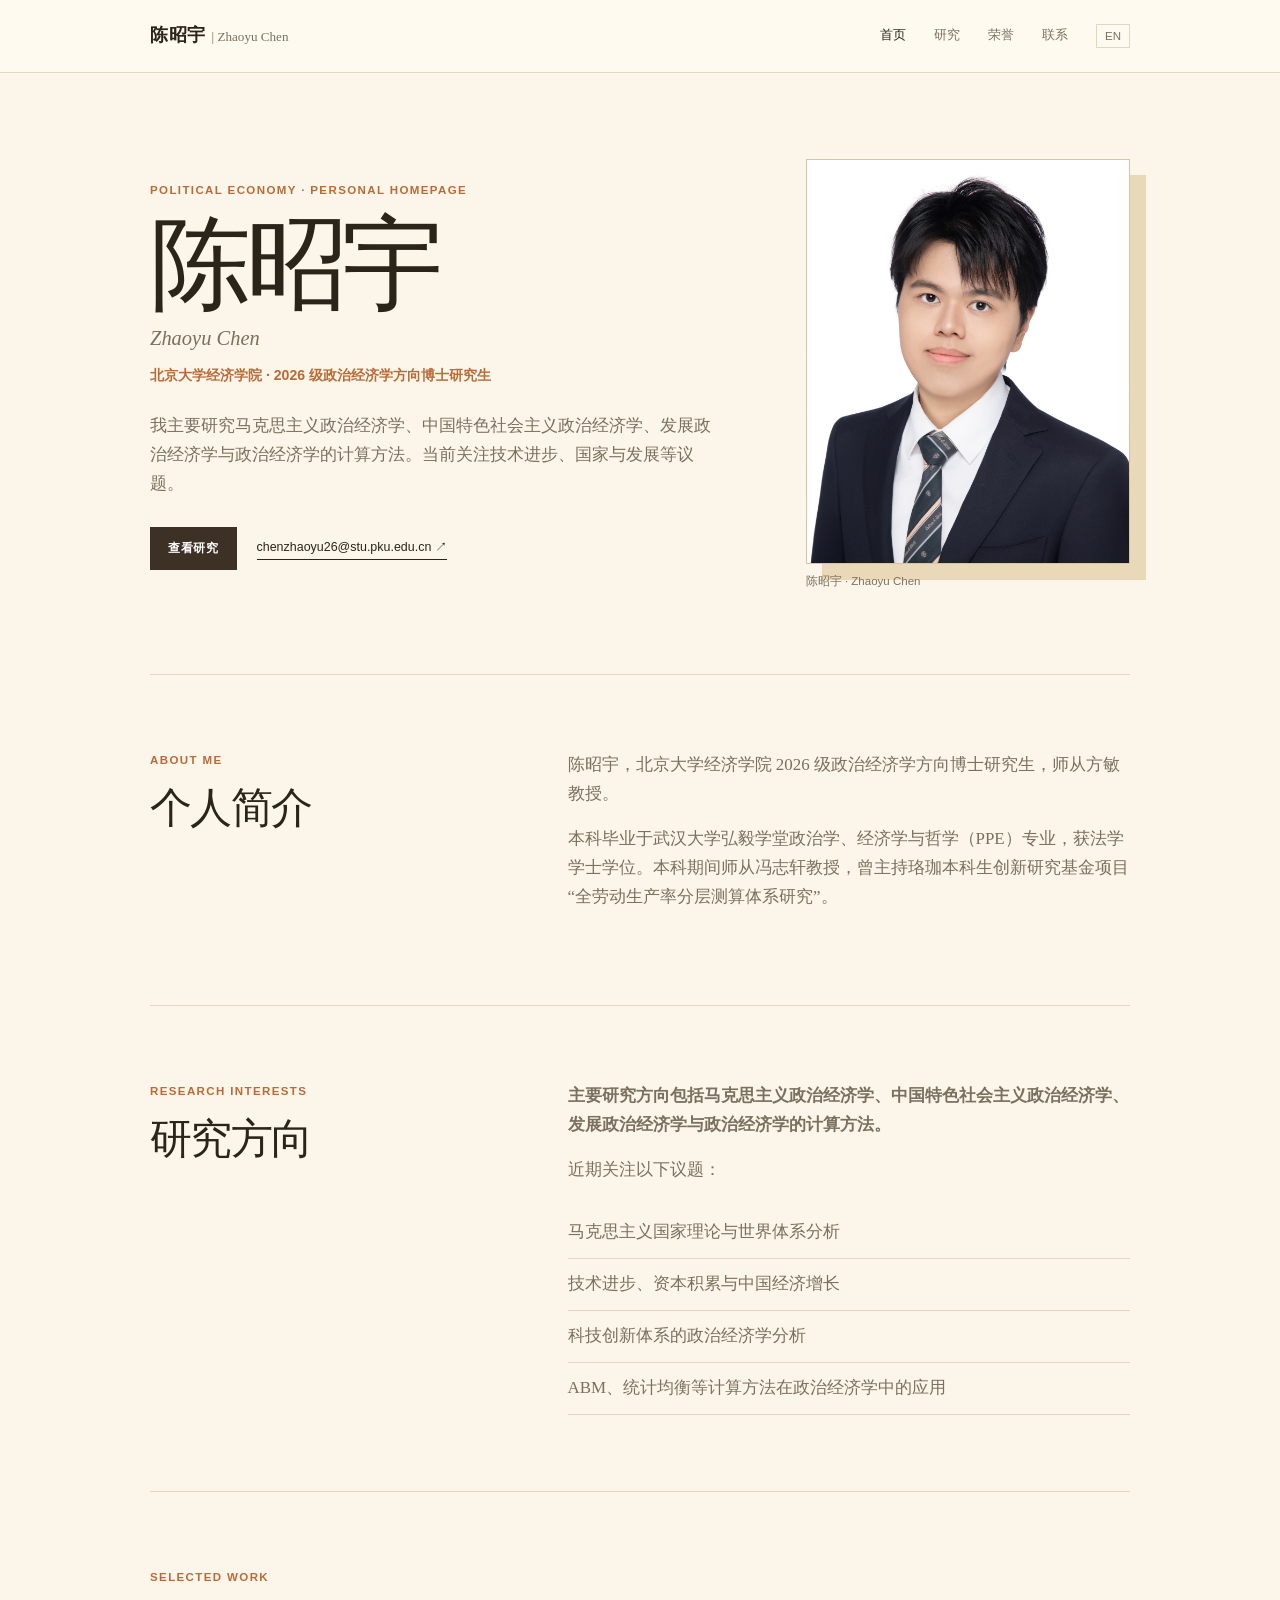
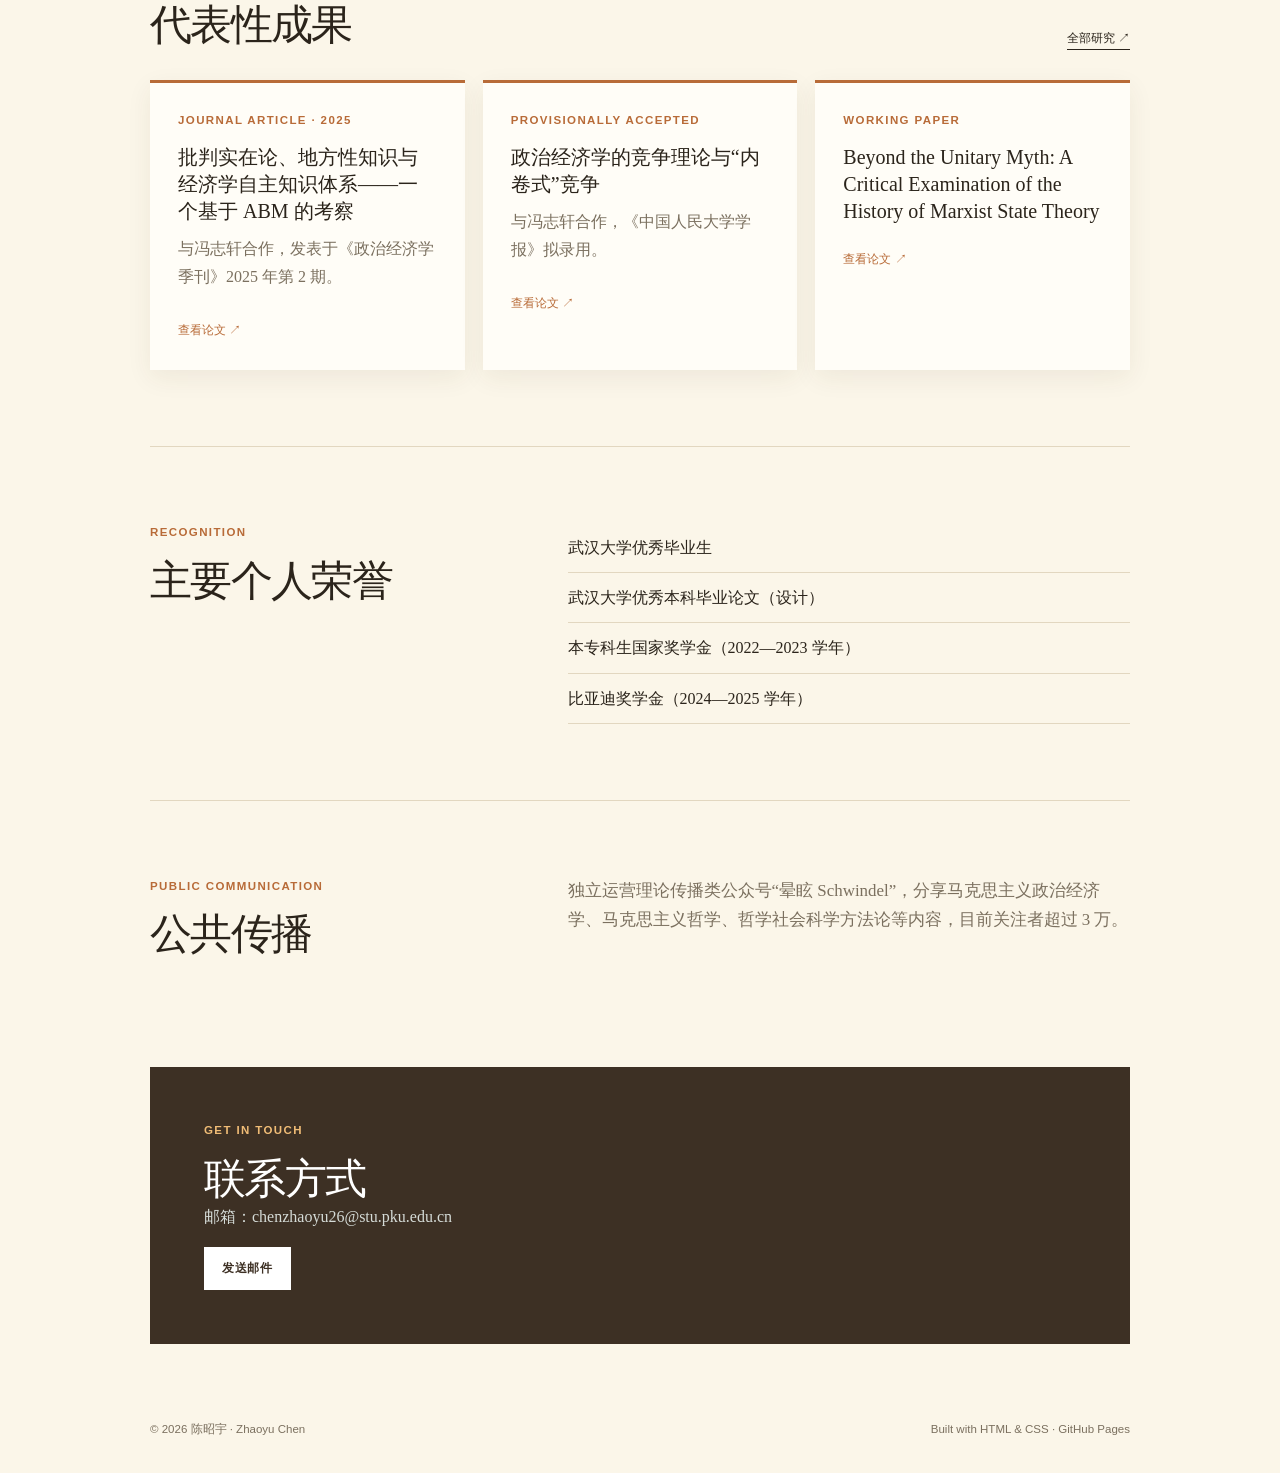
<file: index.html>
<!doctype html>
<html lang="zh-CN">
  <head>
    <meta charset="UTF-8" />
    <meta name="viewport" content="width=device-width, initial-scale=1.0" />
    <meta name="description" content="陈昭宇（Zhaoyu Chen）的个人学术主页，介绍研究方向、论文、工作论文与公共传播。" />
    <title>陈昭宇 | Zhaoyu Chen</title>
    <link rel="stylesheet" href="style.css" />
    <link id="theme-style" rel="stylesheet" />
  </head>
  <body>
    <header class="site-header"><div class="container nav-wrap">
      <a class="brand" href="index.html">陈昭宇 <span>| Zhaoyu Chen</span></a>
      <nav aria-label="主导航">
        <a class="active" href="index.html"><span class="lang-zh">首页</span><span class="lang-en">Home</span></a>
        <a href="research.html"><span class="lang-zh">研究</span><span class="lang-en">Research</span></a>
        <a href="#honors"><span class="lang-zh">荣誉</span><span class="lang-en">Honors</span></a>
        <a href="#contact"><span class="lang-zh">联系</span><span class="lang-en">Contact</span></a>
        <button class="language-toggle" id="language-toggle" type="button" aria-label="切换为英文">EN</button>
      </nav>
    </div></header>
    <main class="container" id="site-main">
      <!-- Static content generated from content.js; do not edit this block directly. -->
<section class="hero" id="about">
      <div class="hero-copy-wrap"><p class="eyebrow">Political Economy · Personal Homepage</p><h1>陈昭宇</h1><p class="hero-subtitle"><span class="lang-zh">Zhaoyu Chen<span class="hero-handle"></span></span><span class="lang-en">Zhaoyu Chen<span class="hero-handle"></span></span></p><p class="hero-affiliation"><span class="lang-zh">北京大学经济学院 · 2026 级政治经济学方向博士研究生</span><span class="lang-en">Ph.D. student in Political Economy, School of Economics, Peking University · 2026 cohort</span></p><p class="hero-copy"><span class="lang-zh">我主要研究马克思主义政治经济学、中国特色社会主义政治经济学、发展政治经济学与政治经济学的计算方法。当前关注技术进步、国家与发展等议题。</span><span class="lang-en">I primarily study Marxist political economy, the Chinese economy, the Political Economy of Development, and computational methods in political economy. My current interests include technological progress, the state, and development.</span></p><div class="link-row"><a class="button" href="research.html"><span class="lang-zh">查看研究</span><span class="lang-en">View research</span></a><a class="text-link" href="mailto:chenzhaoyu26@stu.pku.edu.cn">chenzhaoyu26@stu.pku.edu.cn ↗</a></div></div>
      <figure class="hero-photo"><img src="assets/zhaoyu-chen.jpg" alt="陈昭宇肖像" /><figcaption>陈昭宇 · Zhaoyu Chen</figcaption></figure>
    </section>
    <section class="section two-column" aria-labelledby="bio-title"><div><p class="eyebrow">About me</p><h2 id="bio-title"><span class="lang-zh">个人简介</span><span class="lang-en">About</span></h2></div><div class="section-copy"><p><span class="lang-zh">陈昭宇，北京大学经济学院 2026 级政治经济学方向博士研究生，师从方敏教授。</span><span class="lang-en">Zhaoyu Chen is a Ph.D. student in Political Economy at the School of Economics, Peking University, where he is supervised by Professor Min Fang.</span></p><p><span class="lang-zh">本科毕业于武汉大学弘毅学堂政治学、经济学与哲学（PPE）专业，获法学学士学位。本科期间师从冯志轩教授，曾主持珞珈本科生创新研究基金项目“全劳动生产率分层测算体系研究”。</span><span class="lang-en">He graduated from the Hongyi Honor College at Wuhan University, where he majored in Politics, Economics, and Philosophy (PPE) and received a Bachelor of Laws degree. As an undergraduate, he was supervised by Professor Zhixuan Feng and led a Luojia Undergraduate Innovation Research Fund project entitled “Research on a Hierarchical Measurement System for Total Labor Productivity.”</span></p></div></section>
    <section class="section two-column" aria-labelledby="interests-title"><div><p class="eyebrow">Research interests</p><h2 id="interests-title"><span class="lang-zh">研究方向</span><span class="lang-en">Research interests</span></h2></div><div class="section-copy"><p><strong><span class="lang-zh">主要研究方向包括马克思主义政治经济学、中国特色社会主义政治经济学、发展政治经济学与政治经济学的计算方法。</span><span class="lang-en">My main research areas are Marxist political economy, the Chinese economy, the Political Economy of Development, and computational methods in political economy.</span></strong></p><p><span class="lang-zh">近期关注以下议题：</span><span class="lang-en">Recent interests include:</span></p><ul class="interest-list"><li><span class="lang-zh">马克思主义国家理论与世界体系分析</span><span class="lang-en">Marxist state theory and world-systems analysis</span></li><li><span class="lang-zh">技术进步、资本积累与中国经济增长</span><span class="lang-en">Technological progress, capital accumulation, and economic growth in China</span></li><li><span class="lang-zh">科技创新体系的政治经济学分析</span><span class="lang-en">Political Economy of Innovation Systems</span></li><li><span class="lang-zh">ABM、统计均衡等计算方法在政治经济学中的应用</span><span class="lang-en">Applications of computational methods such as agent-based modeling (ABM) and statistical equilibrium in political economy</span></li></ul></div></section>
    <section class="section" aria-labelledby="selected-title"><div class="section-heading"><div><p class="eyebrow">Selected work</p><h2 id="selected-title"><span class="lang-zh">代表性成果</span><span class="lang-en">Selected work</span></h2></div><a class="text-link" href="research.html"><span class="lang-zh">全部研究 ↗</span><span class="lang-en">All research ↗</span></a></div><div class="work-grid"><article class="work-card"><p class="work-type">Journal article · 2025</p><h3><span class="lang-zh">批判实在论、地方性知识与经济学自主知识体系——一个基于 ABM 的考察</span><span class="lang-en">Critical Realism, Local Knowledge, and Autonomous Knowledge Systems in Economics: An Agent-based Modeling Investigation</span></h3><p><span class="lang-zh">与冯志轩合作，发表于《政治经济学季刊》2025 年第 2 期。</span><span class="lang-en">Co-authored with Zhixuan Feng; published in <em>Political Economy Quarterly</em>, No. 2, 2025 (in Chinese).</span></p><a href="research.html#published"><span class="lang-zh">查看论文 ↗</span><span class="lang-en">View paper ↗</span></a></article><article class="work-card"><p class="work-type">Provisionally accepted</p><h3><span class="lang-zh">政治经济学的竞争理论与“内卷式”竞争</span><span class="lang-en">Competition Theory in Political Economy and “Involutionary” Competition</span></h3><p><span class="lang-zh">与冯志轩合作，《中国人民大学学报》拟录用。</span><span class="lang-en">Co-authored with Zhixuan Feng; provisionally accepted by <em>Journal of Renmin University of China</em> (in Chinese).</span></p><a href="research.html#published"><span class="lang-zh">查看论文 ↗</span><span class="lang-en">View paper ↗</span></a></article><article class="work-card"><p class="work-type">Working paper</p><h3><span class="lang-zh">Beyond the Unitary Myth: A Critical Examination of the History of Marxist State Theory</span><span class="lang-en">Beyond the Unitary Myth: A Critical Examination of the History of Marxist State Theory</span></h3><a href="research.html#working"><span class="lang-zh">查看论文 ↗</span><span class="lang-en">View paper ↗</span></a></article></div></section>
    <section class="section two-column" id="honors" aria-labelledby="honors-title"><div><p class="eyebrow">Recognition</p><h2 id="honors-title"><span class="lang-zh">主要个人荣誉</span><span class="lang-en">Selected honors</span></h2></div><ul class="honor-list"><li><span class="lang-zh">武汉大学优秀毕业生</span><span class="lang-en">Outstanding Graduate of Wuhan University</span></li><li><span class="lang-zh">武汉大学优秀本科毕业论文（设计）</span><span class="lang-en">Outstanding Undergraduate Thesis (Design) of Wuhan University</span></li><li><span class="lang-zh">本专科生国家奖学金（2022—2023 学年）</span><span class="lang-en">National Scholarship for Undergraduate Students (2022–2023 academic year)</span></li><li><span class="lang-zh">比亚迪奖学金（2024—2025 学年）</span><span class="lang-en">BYD Scholarship (2024–2025 academic year)</span></li></ul></section>
    <section class="section two-column" aria-labelledby="public-title"><div><p class="eyebrow">Public communication</p><h2 id="public-title"><span class="lang-zh">公共传播</span><span class="lang-en">Public communication</span></h2></div><div class="section-copy"><p><span class="lang-zh">独立运营理论传播类公众号“晕眩 Schwindel”，分享马克思主义政治经济学、马克思主义哲学、哲学社会科学方法论等内容，目前关注者超过 3 万。</span><span class="lang-en">I independently operate the theory-oriented public WeChat account “晕眩 Schwindel,” which shares content on Marxist political economy, Marxist philosophy, and methodology in the social sciences and humanities. It currently has more than 30,000 followers.</span></p></div></section>
    <section class="contact-card" id="contact" aria-labelledby="contact-title"><p class="eyebrow">Get in touch</p><h2 id="contact-title"><span class="lang-zh">联系方式</span><span class="lang-en">Contact</span></h2><p><span class="lang-zh">邮箱：chenzhaoyu26@stu.pku.edu.cn</span><span class="lang-en">Email: chenzhaoyu26@stu.pku.edu.cn</span></p><a class="button button-light" href="mailto:chenzhaoyu26@stu.pku.edu.cn"><span class="lang-zh">发送邮件</span><span class="lang-en">Send email</span></a></section>
    </main>
    <footer class="container footer"><span>© 2026 陈昭宇 · Zhaoyu Chen</span><span>Built with HTML &amp; CSS · GitHub Pages</span></footer>
    <script src="content.js"></script>
    <script>
      const languageToggle = document.getElementById("language-toggle");
      let savedLanguage = "zh";
      try { savedLanguage = localStorage.getItem("site-language-v2") || "zh"; } catch (error) {}
      function setLanguage(language) {
        const isEnglish = language === "en";
        document.body.classList.toggle("is-en", isEnglish);
        document.documentElement.lang = isEnglish ? "en" : "zh-CN";
        document.title = isEnglish ? "Zhaoyu Chen | Personal Homepage" : "陈昭宇 | Zhaoyu Chen";
        languageToggle.textContent = isEnglish ? "中" : "EN";
        languageToggle.setAttribute("aria-label", isEnglish ? "切换为中文" : "Switch to Chinese");
        try { localStorage.setItem("site-language-v2", language); } catch (error) {}
      }
      languageToggle.addEventListener("click", () => setLanguage(document.body.classList.contains("is-en") ? "zh" : "en"));
      setLanguage(savedLanguage);
      const requestedTheme = new URLSearchParams(window.location.search).get("theme");
      const privatePreview = window.location.hostname === "" || ["localhost", "127.0.0.1"].includes(window.location.hostname);
      const theme = privatePreview && requestedTheme === "minimal" ? "minimal" : "photo-cream";
      const themeStyle = document.getElementById("theme-style");
      if (theme === "minimal") { themeStyle.href = "style-minimal.css"; document.body.classList.add("theme-minimal"); } else { themeStyle.href = "style-photo-cream.css"; document.body.classList.add("theme-photo-cream"); }
      document.querySelectorAll('a[href^="research.html"]').forEach((link) => { const [path, hash] = link.getAttribute("href").split("#"); link.href = `${path}${privatePreview ? `?theme=${theme}` : ""}${hash ? `#${hash}` : ""}`; });
    </script>
  </body>
</html>
</file>
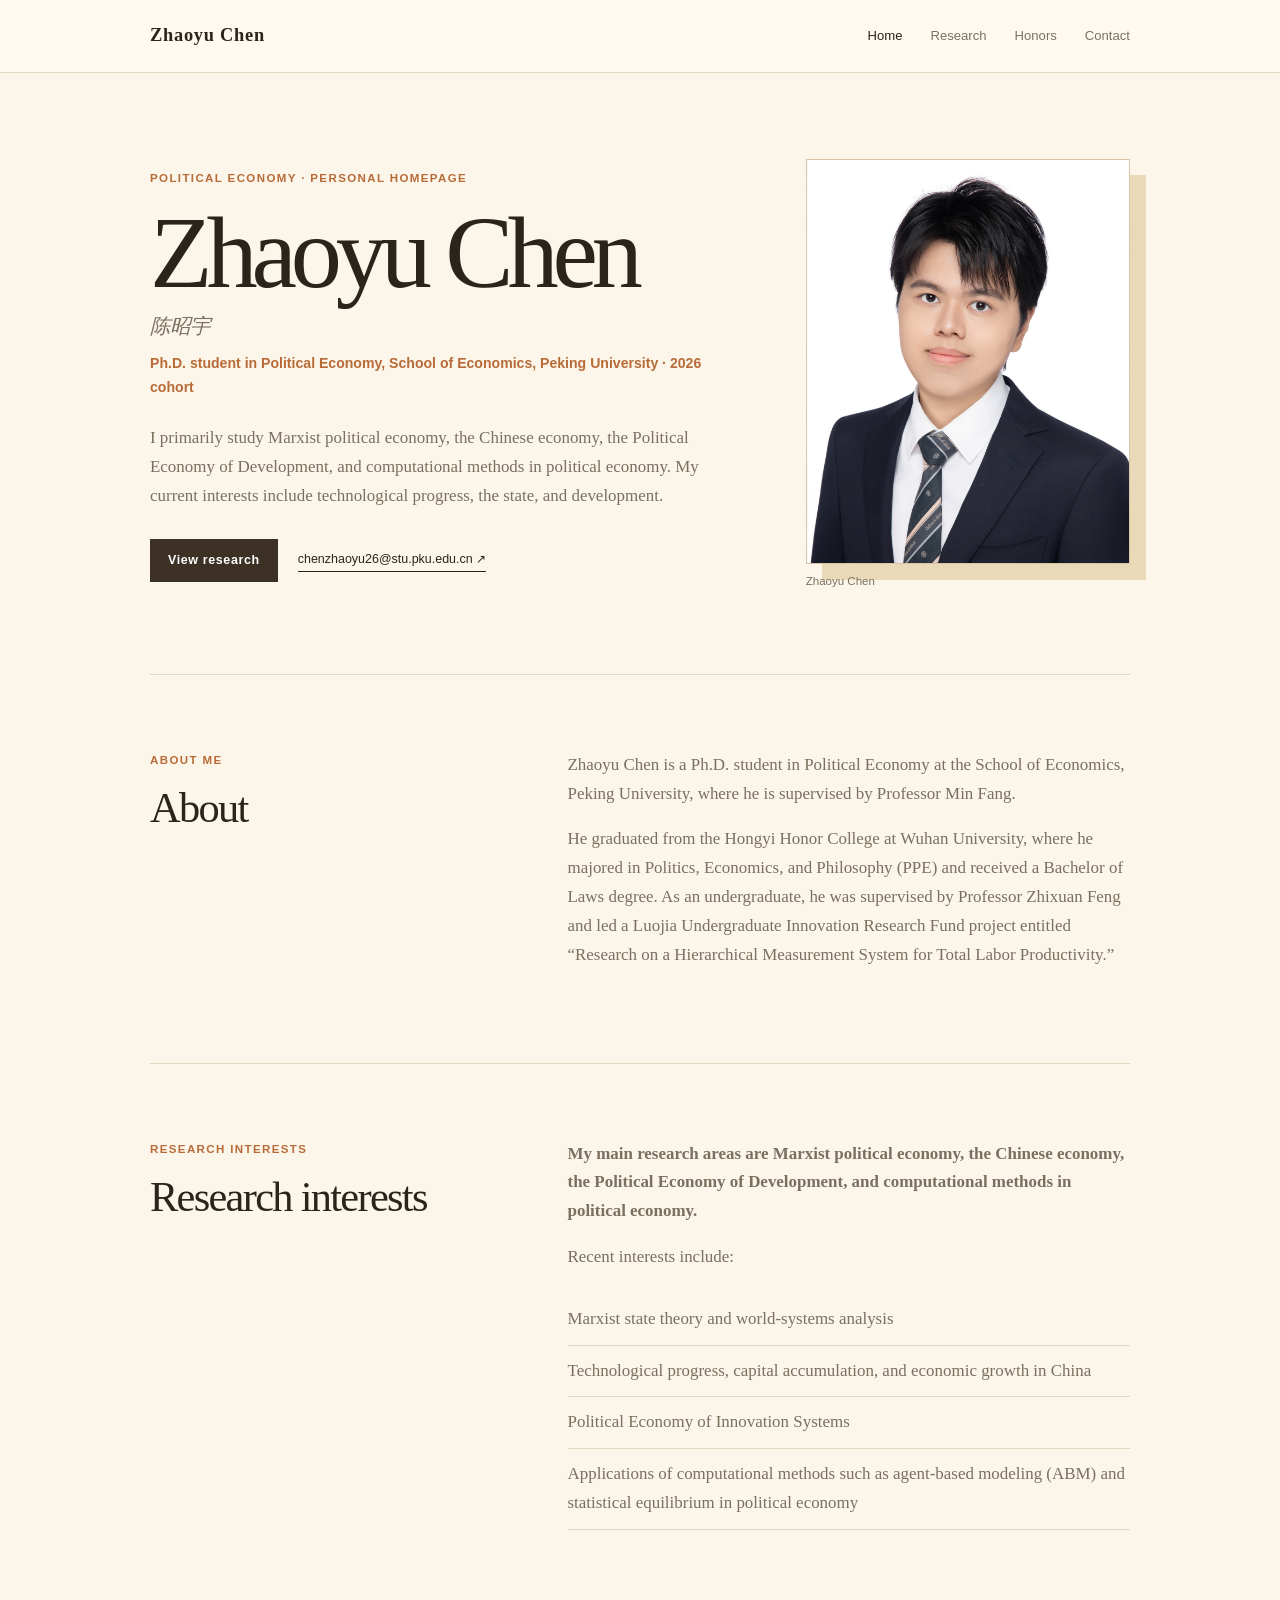
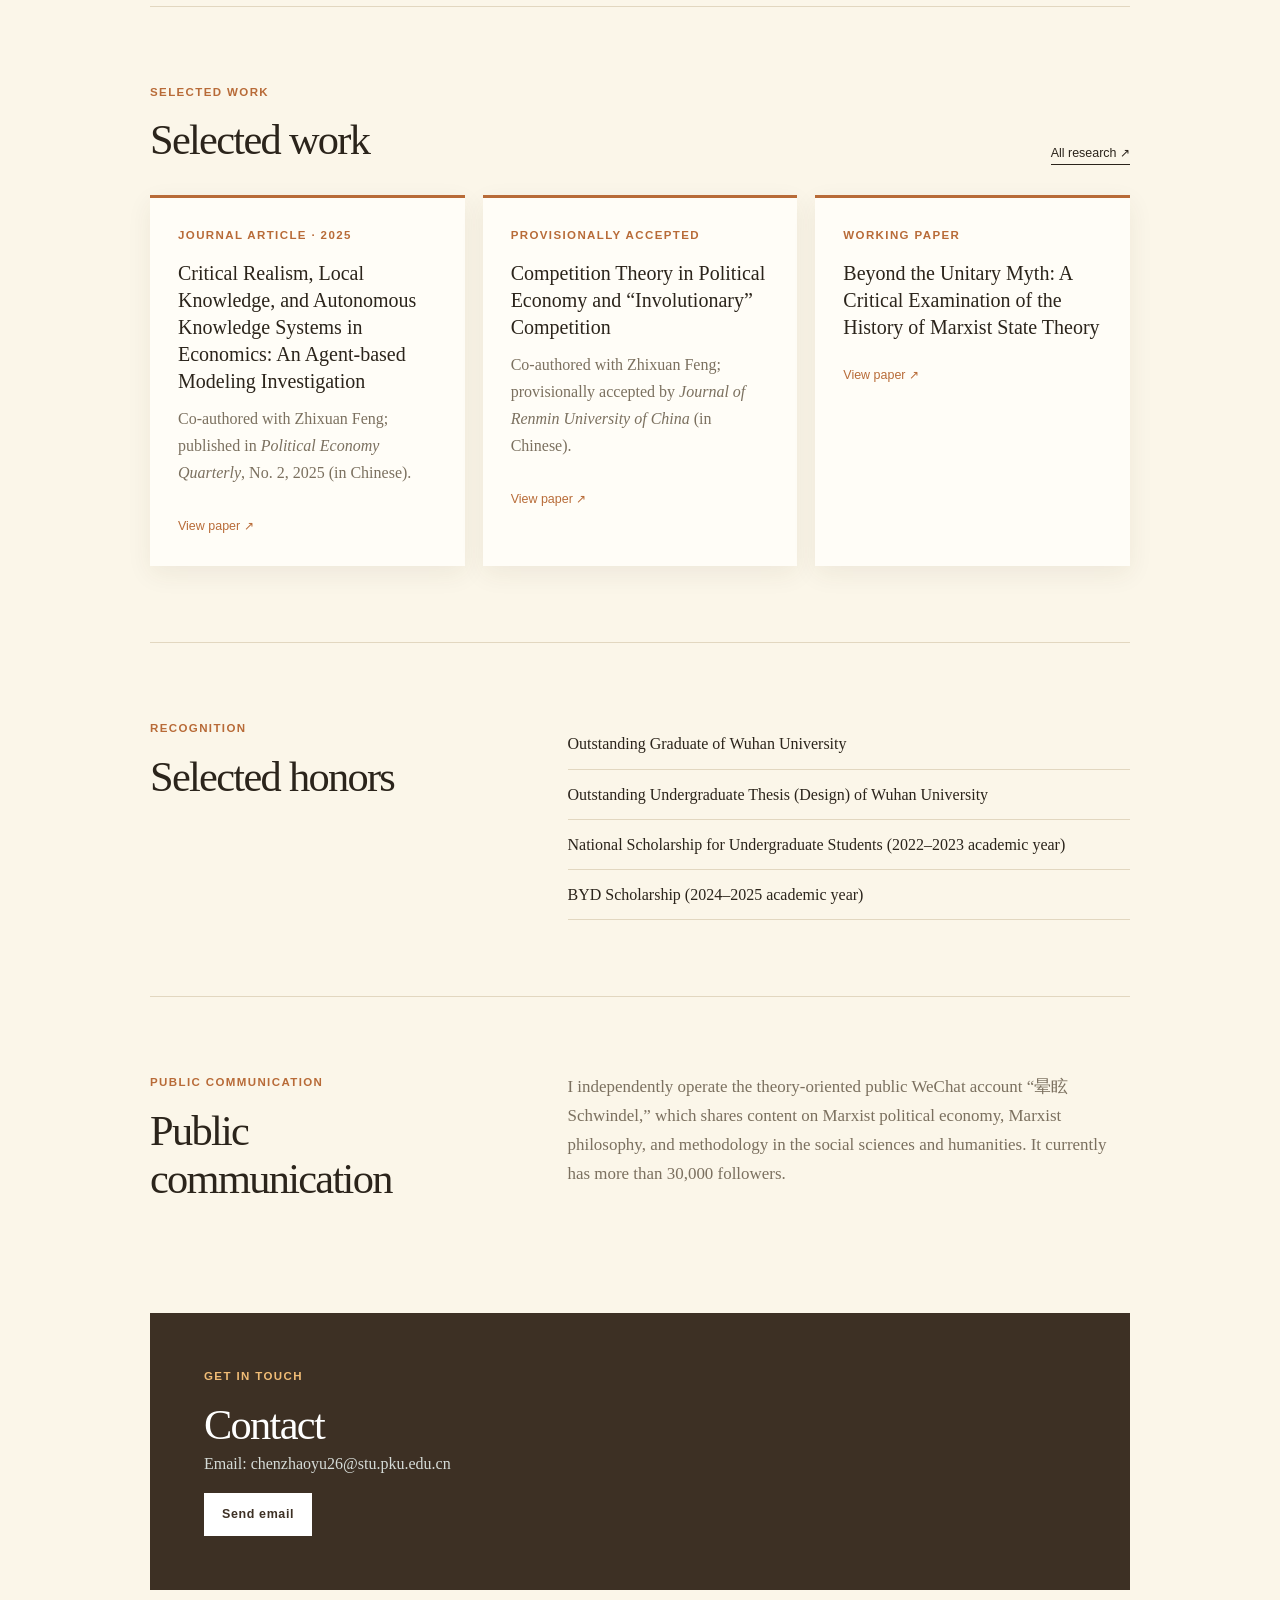
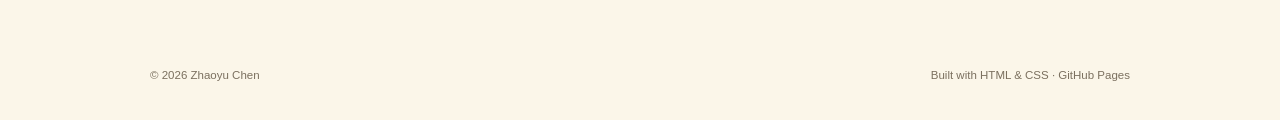
<file: en/index.html>
<!doctype html>
<html lang="en">
  <head>
    <meta charset="UTF-8" />
    <meta name="viewport" content="width=device-width, initial-scale=1.0" />
    <meta name="description" content="The academic homepage of Zhaoyu Chen, featuring his research interests, publications, working papers, and public communication." />
    <title>Zhaoyu Chen | Personal Homepage</title>
    <link rel="stylesheet" href="../style.css" />
    <link rel="stylesheet" href="../style-photo-cream.css" />
  </head>
  <body class="is-en theme-photo-cream">
    <header class="site-header"><div class="container nav-wrap">
      <a class="brand" href="index.html">Zhaoyu Chen</a>
      <nav aria-label="Main navigation">
        <a class="active" href="index.html">Home</a>
        <a href="research.html">Research</a>
        <a href="#honors">Honors</a>
        <a href="#contact">Contact</a>
      </nav>
    </div></header>
    <main class="container" id="site-main">
      <!-- Static content generated from content.js; do not edit this block directly. -->
<section class="hero" id="about">
      <div class="hero-copy-wrap"><p class="eyebrow">Political Economy · Personal Homepage</p><h1>Zhaoyu Chen</h1><p class="hero-subtitle" lang="zh-CN">陈昭宇</p><p class="hero-affiliation">Ph.D. student in Political Economy, School of Economics, Peking University · 2026 cohort</p><p class="hero-copy">I primarily study Marxist political economy, the Chinese economy, the Political Economy of Development, and computational methods in political economy. My current interests include technological progress, the state, and development.</p><div class="link-row"><a class="button" href="research.html">View research</a><a class="text-link" href="mailto:chenzhaoyu26@stu.pku.edu.cn">chenzhaoyu26@stu.pku.edu.cn ↗</a></div></div>
      <figure class="hero-photo"><img src="../assets/zhaoyu-chen.jpg" alt="Portrait of Zhaoyu Chen" /><figcaption>Zhaoyu Chen</figcaption></figure>
    </section>
    <section class="section two-column" aria-labelledby="bio-title"><div><p class="eyebrow">About me</p><h2 id="bio-title">About</h2></div><div class="section-copy"><p>Zhaoyu Chen is a Ph.D. student in Political Economy at the School of Economics, Peking University, where he is supervised by Professor Min Fang.</p><p>He graduated from the Hongyi Honor College at Wuhan University, where he majored in Politics, Economics, and Philosophy (PPE) and received a Bachelor of Laws degree. As an undergraduate, he was supervised by Professor Zhixuan Feng and led a Luojia Undergraduate Innovation Research Fund project entitled “Research on a Hierarchical Measurement System for Total Labor Productivity.”</p></div></section>
    <section class="section two-column" aria-labelledby="interests-title"><div><p class="eyebrow">Research interests</p><h2 id="interests-title">Research interests</h2></div><div class="section-copy"><p><strong>My main research areas are Marxist political economy, the Chinese economy, the Political Economy of Development, and computational methods in political economy.</strong></p><p>Recent interests include:</p><ul class="interest-list"><li>Marxist state theory and world-systems analysis</li><li>Technological progress, capital accumulation, and economic growth in China</li><li>Political Economy of Innovation Systems</li><li>Applications of computational methods such as agent-based modeling (ABM) and statistical equilibrium in political economy</li></ul></div></section>
    <section class="section" aria-labelledby="selected-title"><div class="section-heading"><div><p class="eyebrow">Selected work</p><h2 id="selected-title">Selected work</h2></div><a class="text-link" href="research.html">All research ↗</a></div><div class="work-grid"><article class="work-card"><p class="work-type">Journal article · 2025</p><h3>Critical Realism, Local Knowledge, and Autonomous Knowledge Systems in Economics: An Agent-based Modeling Investigation</h3><p>Co-authored with Zhixuan Feng; published in <em>Political Economy Quarterly</em>, No. 2, 2025 (in Chinese).</p><a href="research.html#published">View paper ↗</a></article><article class="work-card"><p class="work-type">Provisionally accepted</p><h3>Competition Theory in Political Economy and “Involutionary” Competition</h3><p>Co-authored with Zhixuan Feng; provisionally accepted by <em>Journal of Renmin University of China</em> (in Chinese).</p><a href="research.html#published">View paper ↗</a></article><article class="work-card"><p class="work-type">Working paper</p><h3>Beyond the Unitary Myth: A Critical Examination of the History of Marxist State Theory</h3><a href="research.html#working">View paper ↗</a></article></div></section>
    <section class="section two-column" id="honors" aria-labelledby="honors-title"><div><p class="eyebrow">Recognition</p><h2 id="honors-title">Selected honors</h2></div><ul class="honor-list"><li>Outstanding Graduate of Wuhan University</li><li>Outstanding Undergraduate Thesis (Design) of Wuhan University</li><li>National Scholarship for Undergraduate Students (2022–2023 academic year)</li><li>BYD Scholarship (2024–2025 academic year)</li></ul></section>
    <section class="section two-column" aria-labelledby="public-title"><div><p class="eyebrow">Public communication</p><h2 id="public-title">Public communication</h2></div><div class="section-copy"><p>I independently operate the theory-oriented public WeChat account “晕眩 Schwindel,” which shares content on Marxist political economy, Marxist philosophy, and methodology in the social sciences and humanities. It currently has more than 30,000 followers.</p></div></section>
    <section class="contact-card" id="contact" aria-labelledby="contact-title"><p class="eyebrow">Get in touch</p><h2 id="contact-title">Contact</h2><p>Email: chenzhaoyu26@stu.pku.edu.cn</p><a class="button button-light" href="mailto:chenzhaoyu26@stu.pku.edu.cn">Send email</a></section>
    </main>
    <footer class="container footer"><span>© 2026 Zhaoyu Chen</span><span>Built with HTML &amp; CSS · GitHub Pages</span></footer>
    <script src="../content.js"></script>
  </body>
</html>
</file>
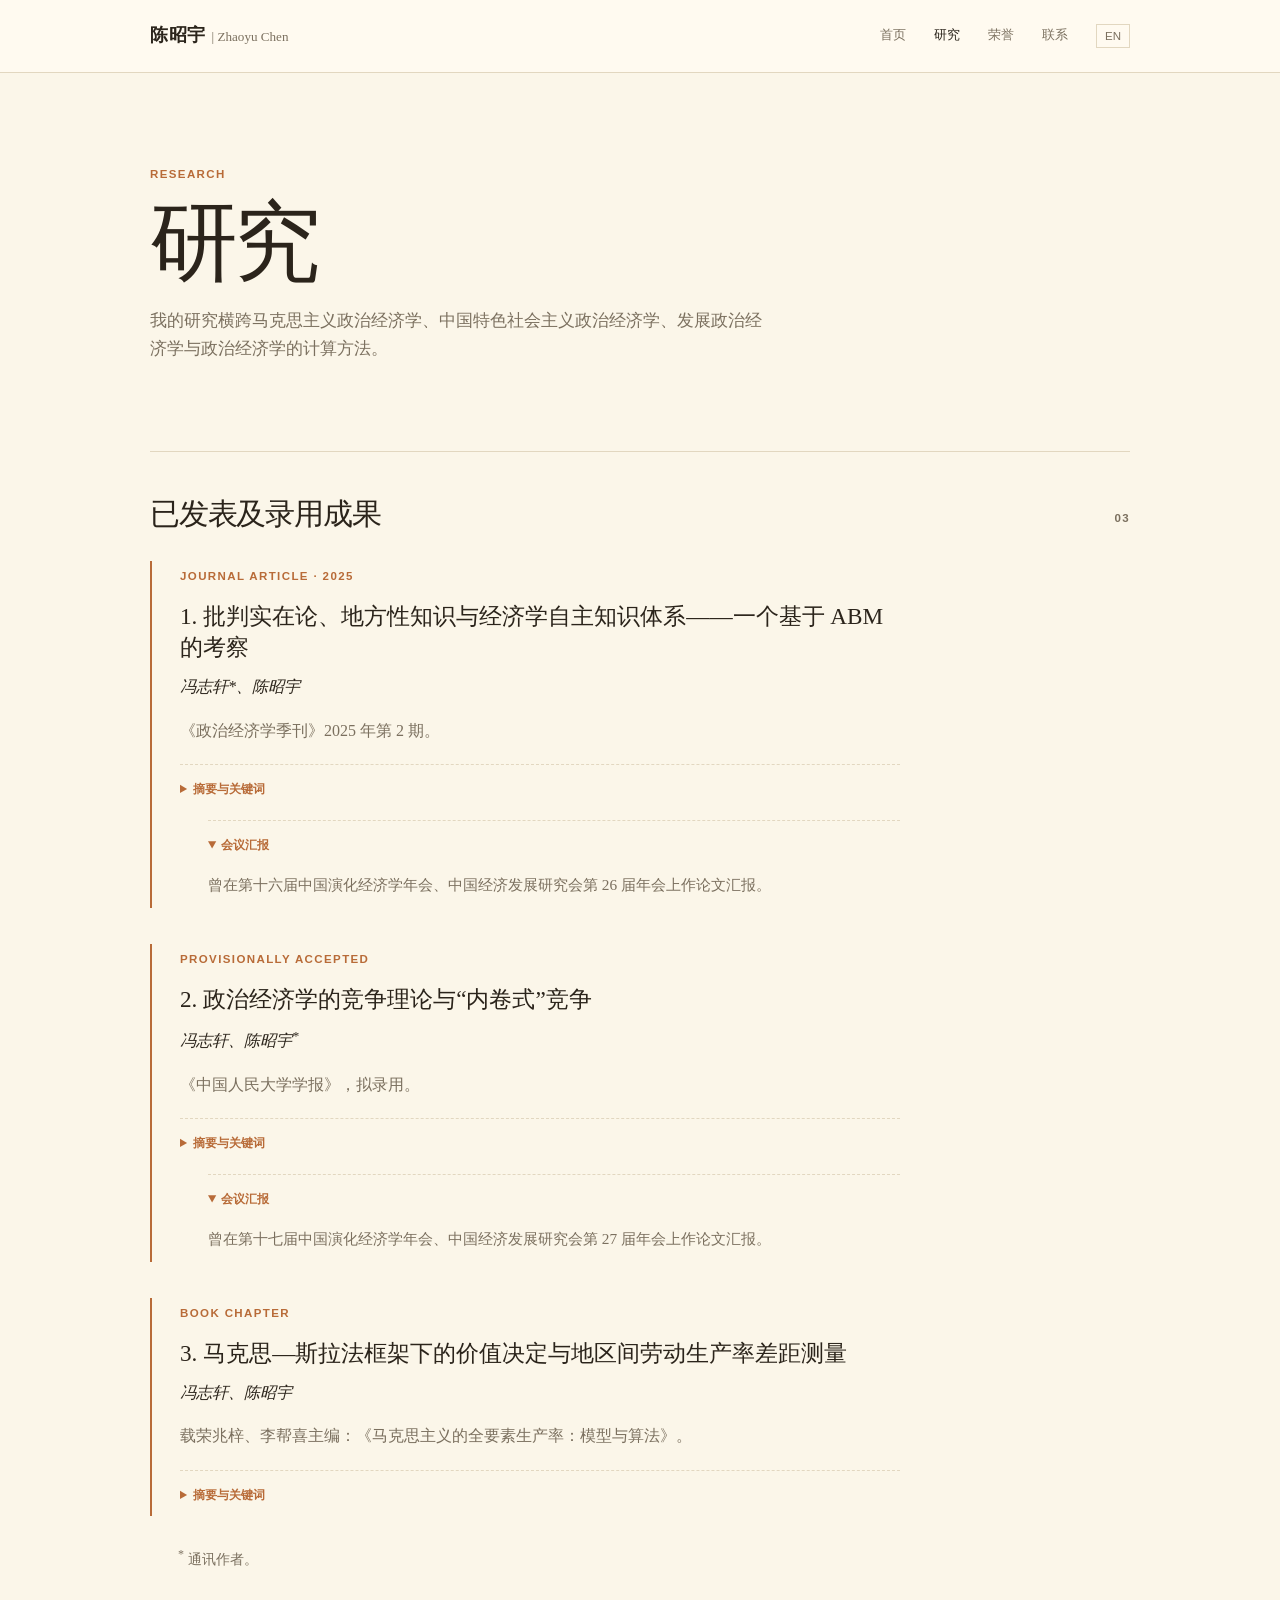
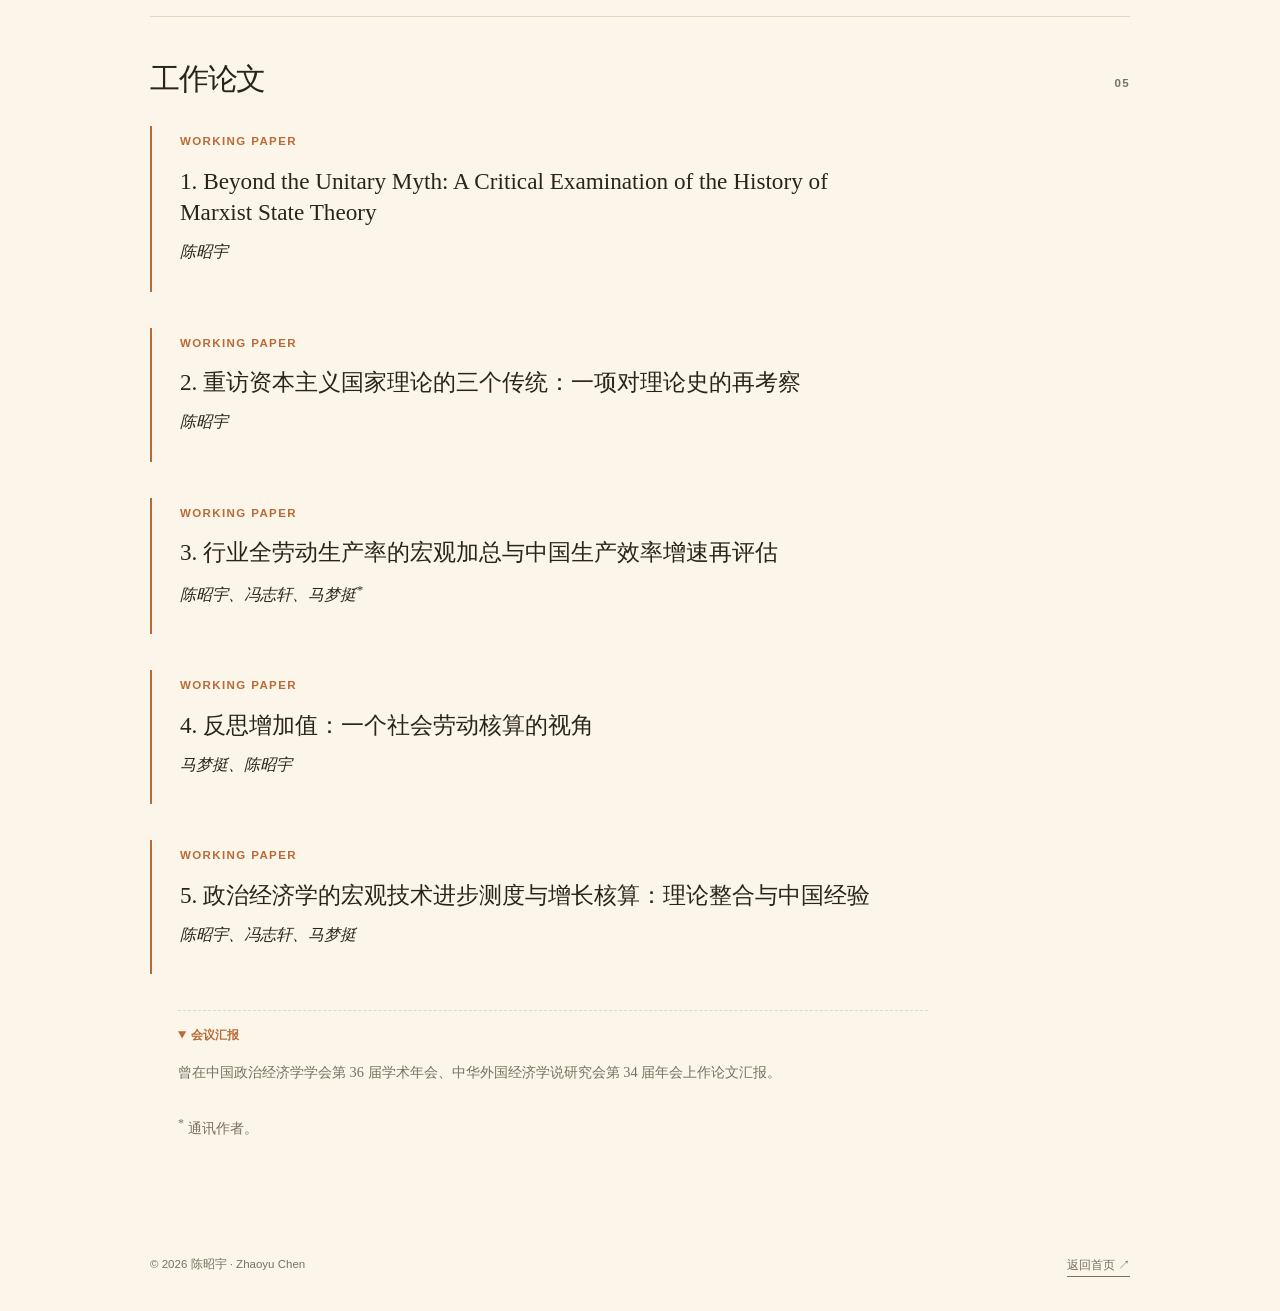
<file: research.html>
<!doctype html>
<html lang="zh-CN">
  <head>
    <meta charset="UTF-8" />
    <meta name="viewport" content="width=device-width, initial-scale=1.0" />
    <meta name="description" content="陈昭宇（Zhaoyu Chen）的论文与工作论文。" />
    <title>研究 | 陈昭宇</title>
    <link rel="stylesheet" href="style.css" />
    <link id="theme-style" rel="stylesheet" />
  </head>
  <body>
    <header class="site-header"><div class="container nav-wrap">
      <a class="brand" href="index.html">陈昭宇 <span>| Zhaoyu Chen</span></a>
      <nav aria-label="主导航">
        <a href="index.html"><span class="lang-zh">首页</span><span class="lang-en">Home</span></a>
        <a class="active" href="research.html"><span class="lang-zh">研究</span><span class="lang-en">Research</span></a>
        <a href="index.html#honors"><span class="lang-zh">荣誉</span><span class="lang-en">Honors</span></a>
        <a href="index.html#contact"><span class="lang-zh">联系</span><span class="lang-en">Contact</span></a>
        <button class="language-toggle" id="language-toggle" type="button" aria-label="切换为英文">EN</button>
      </nav>
    </div></header>
    <main class="container research-page" id="site-main">
      <!-- Static content generated from content.js; do not edit this block directly. -->
<section class="page-intro"><p class="eyebrow">Research</p><h1><span class="lang-zh">研究</span><span class="lang-en">Research</span></h1><p><span class="lang-zh">我的研究横跨马克思主义政治经济学、中国特色社会主义政治经济学、发展政治经济学与政治经济学的计算方法。</span><span class="lang-en">My research spans Marxist political economy, the Chinese economy, the Political Economy of Development, and computational methods in political economy.</span></p></section><section class="publication-section" id="published" aria-labelledby="published-title"><div class="section-heading"><h2 id="published-title"><span class="lang-zh">已发表及录用成果</span><span class="lang-en">Published and forthcoming work</span></h2><span class="count">03</span></div><article class="publication"><p class="work-type">Journal article · 2025</p><h3>1. <span class="lang-zh">批判实在论、地方性知识与经济学自主知识体系——一个基于 ABM 的考察</span><span class="lang-en">Critical Realism, Local Knowledge, and Autonomous Knowledge Systems in Economics: An Agent-based Modeling Investigation</span></h3><p class="authors"><span class="lang-zh">冯志轩*、陈昭宇</span><span class="lang-en">Zhixuan Feng* and Zhaoyu Chen</span></p><p><span class="lang-zh">《政治经济学季刊》2025 年第 2 期。</span><span class="lang-en"><em>Political Economy Quarterly</em>, No. 2, 2025 (in Chinese).</span></p><details><summary><span class="lang-zh">摘要与关键词</span><span class="lang-en">Abstract and keywords</span></summary><p><span class="lang-zh">本文尝试以相对形式化的方法，探讨经济学自主知识体系相较于其他知识体系的潜在优势。基于批判实在论、社会定位理论与地方性知识视角，本文构建了一个包含多层次行为逻辑的基于主体建模（Agent-based Model, ABM）框架，并借助该模型分析了在不同社会本体论设定下，自主知识体系与普遍性知识体系等在解释及预测经济活动方面的能力差异。研究发现，若经济系统中存在影响主体行为的宏观结构、社会关系或个体间网络化复杂互动中的任一情形，自主知识体系均能展现出更优的解释力与预测力。这一结论为构建经济学自主知识体系提供了具有理论一般性的支撑。</span><span class="lang-en">This paper aims to adopt a relatively formalized approach to explore the potential advantages of autonomous knowledge systems within the field of economics compared to alternative epistemological frameworks. Drawing upon theoretical perspectives from Critical Realism, Social Positioning Theory, and Local Knowledge Paradigms, we construct a multi-layered behavioral logic embedded in an Agent-based Model. Employing this computational model, we systematically analyze the relationship between autonomous knowledge systems and other epistemological approaches—including universalist knowledge systems—in terms of their respective capacities for economic explanation and prediction under varying social ontological assumptions. The study finds that when economic systems manifest any of the following conditions: (1) macro-structural influences on agent behavior, (2) socially embedded relational configurations, or (3) complex networked interactions among individual actors, autonomous knowledge systems consistently exhibit superior explanatory and predictive power. These findings provide theoretically generalizable support for the systematic construction of autonomous knowledge frameworks in economic research.</span></p><p class="keywords"><strong><span class="lang-zh">关键词：</span><span class="lang-en">Keywords:</span></strong> <span class="lang-zh">自主知识体系；Agent-based Model；批判实在论；社会定位理论；地方性知识</span><span class="lang-en">autonomous knowledge systems; Agent-based model; critical realism; social positioning theory; local knowledge paradigm</span></p></details><details class="conference-note" open><summary><span class="lang-zh">会议汇报</span><span class="lang-en">Conference presentation</span></summary><p><span class="lang-zh">曾在第十六届中国演化经济学年会、中国经济发展研究会第 26 届年会上作论文汇报。</span><span class="lang-en">Presented a paper at the 16th China Evolutionary Economics Annual Conference and the 26th Annual Conference of the China Economic Development Research Association.</span></p></details></article><article class="publication"><p class="work-type">Provisionally accepted</p><h3>2. <span class="lang-zh">政治经济学的竞争理论与“内卷式”竞争</span><span class="lang-en">Competition Theory in Political Economy and “Involutionary” Competition</span></h3><p class="authors"><span class="lang-zh">冯志轩、陈昭宇</span><span class="lang-en">Zhixuan Feng and Zhaoyu Chen</span><sup>*</sup></p><p><span class="lang-zh">《中国人民大学学报》，拟录用。</span><span class="lang-en">Provisionally accepted by <em>Journal of Renmin University of China</em> (in Chinese).</span></p><details><summary><span class="lang-zh">摘要与关键词</span><span class="lang-en">Abstract and keywords</span></summary><p><span class="lang-zh">“内卷式”竞争概念的提出深化了政治经济学对市场竞争的认识。为理解“内卷式”竞争，本文立足马克思主义竞争理论，借鉴演化经济学对企业行为的分析，构建由竞争的一般规定性、竞争环境和竞争主体组成的分析框架。本文认为，竞争具有促进积累与诱发过度积累的两面性，其具体结果取决于竞争、积累和利润之间能否形成良性循环。“内卷式”竞争的可能性广泛存在于现代市场经济之中，但其具体表现具有历史特殊性。当前我国部分领域出现的“内卷式”竞争，是经济发展进入新的阶段后，竞争环境变化与企业行为调整相对滞后共同作用所产生的局部竞争现象。治理“内卷式”竞争，需要继续发挥中国特色社会主义经济制度的优势，根据新的发展阶段调整相关机制，并推动企业知识和能力的持续更新。</span><span class="lang-en">The introduction of the concept of “involutionary” competition has deepened the understanding of market competition in political economy. To understand “involutionary” competition, this article builds on Marxist competition theory and draws on evolutionary economics’ analysis of firm behavior to develop an analytical framework encompassing the general determinations of competition, the competitive environment, and competing firms. Competition has a dual character: it promotes accumulation but can also induce overaccumulation. Its outcomes depend on whether competition, accumulation, and profits form a virtuous circle. The potential for “involutionary” competition is widespread in modern market economies, but its manifestations are historically specific. In China, “involutionary” competition in certain sectors is a localized phenomenon arising from the interaction between changes in the competitive environment and firms’ lagging behavioral adjustments as the economy enters a new stage of development. Addressing this phenomenon requires continuing to draw on the strengths of the socialist economic system with Chinese characteristics, adapting relevant mechanisms to the new stage of development, and promoting the continuous renewal of firms’ knowledge and capabilities.</span></p><p class="keywords"><strong><span class="lang-zh">关键词：</span><span class="lang-en">Keywords:</span></strong> <span class="lang-zh">“内卷式”竞争；马克思主义竞争理论；资本积累；企业能力</span><span class="lang-en">“Involutionary” competition; Marxist competition theory; Capital accumulation; Firm capabilities</span></p></details><details class="conference-note" open><summary><span class="lang-zh">会议汇报</span><span class="lang-en">Conference presentation</span></summary><p><span class="lang-zh">曾在第十七届中国演化经济学年会、中国经济发展研究会第 27 届年会上作论文汇报。</span><span class="lang-en">Presented a paper at the 17th China Evolutionary Economics Annual Conference and the 27th Annual Conference of the China Economic Development Research Association.</span></p></details></article><article class="publication"><p class="work-type">Book chapter</p><h3>3. <span class="lang-zh">马克思—斯拉法框架下的价值决定与地区间劳动生产率差距测量</span><span class="lang-en">Value Determination and Regional Labor Productivity Differences Measurement under Marx-Sraffa Framework</span></h3><p class="authors"><span class="lang-zh">冯志轩、陈昭宇</span><span class="lang-en">Zhixuan Feng and Zhaoyu Chen</span></p><p><span class="lang-zh">载荣兆梓、李帮喜主编：《马克思主义的全要素生产率：模型与算法》。</span><span class="lang-en">In Rong Zhaozhi and Li Bangxi (eds.), <em>Total Factor Productivity in Marxism: Method and Algorithms</em> (in Chinese).</span></p><details><summary><span class="lang-zh">摘要与关键词</span><span class="lang-en">Abstract and keywords</span></summary><p><span class="lang-zh">本文在马克思主义政治经济学的框架内研究多技术条件下的价值决定过程，并在此基础上开发了一种度量地区间劳动生产率差距的方法。文章采用马克思—斯拉法框架下的多技术线性生产模型，并利用 2007—2017 年地区投入产出表数据，比较了两种不同的价值决定方法，并计算了中国各地区的劳动生产率差距。文章发现，在价值决定问题上：村田方法和 CFFFV 方法尽管在理论上存在差异，但是在实际使用过程中差距很小，得到的结论基本相同。中国的地区间人均收入的差异主要是由劳动生产率决定的，但是价值转移也对地区间的收入差距有一定的影响。可以根据地区劳动生产率和价值转移的差异将样本中的地区划分为四种类型，每种类型所面临的发展问题是不同的。</span><span class="lang-en">This paper investigates the value determination process under multi-technology conditions within the framework of Marxist political economy, and develops a methodology for measuring inter-regional labor productivity disparities. Employing the Marx-Sraffa multi-technology linear production model with Chinese regional input-output table data from 2007 to 2017, the study compares two distinct value determination methods and calculates labor productivity differences across Chinese regions. Key findings include: Firstly, regarding value determination, although theoretical differences exist between the Murata method and CFFFV method, their practical applications demonstrate minimal divergence with fundamentally consistent conclusions. Secondly, China's inter-regional disparities in per capita income are primarily determined by labor productivity differentials, while value transfer also exerts a measurable influence on regional income gaps. Thirdly, Regional samples can be categorized into four typologies based on labor productivity and value transfer differentials, each facing distinct developmental challenges.</span></p><p class="keywords"><strong><span class="lang-zh">关键词：</span><span class="lang-en">Keywords:</span></strong> <span class="lang-zh">马克思—斯拉法框架；多技术线性生产模型；价值决定；区域间劳动生产率差距</span><span class="lang-en">Marx-Sraffa Framework; Multi-technology Linear Production Model; the Determination of value; Regional Labor Productivity Differences</span></p></details></article><p class="publication-footnote"><sup>*</sup> <span class="lang-zh">通讯作者。</span><span class="lang-en">Corresponding author.</span></p></section><section class="publication-section" id="working" aria-labelledby="working-title"><div class="section-heading"><h2 id="working-title"><span class="lang-zh">工作论文</span><span class="lang-en">Working papers</span></h2><span class="count">05</span></div><article class="publication"><p class="work-type">Working paper</p><h3>1. <span class="lang-zh">Beyond the Unitary Myth: A Critical Examination of the History of Marxist State Theory</span><span class="lang-en">Beyond the Unitary Myth: A Critical Examination of the History of Marxist State Theory</span></h3><p class="authors"><span class="lang-zh">陈昭宇</span><span class="lang-en">Zhaoyu Chen</span></p></article><article class="publication"><p class="work-type">Working paper</p><h3>2. <span class="lang-zh">重访资本主义国家理论的三个传统：一项对理论史的再考察</span><span class="lang-en">Revisiting the Three Traditions of Capitalist State Theory: A Reexamination of the History of Theory</span></h3><p class="authors"><span class="lang-zh">陈昭宇</span><span class="lang-en">Zhaoyu Chen</span></p><p class="language-note lang-en">(in Chinese)</p></article><article class="publication"><p class="work-type">Working paper</p><h3>3. <span class="lang-zh">行业全劳动生产率的宏观加总与中国生产效率增速再评估</span><span class="lang-en">Macroeconomic Aggregation of Industry-level Total Labor Productivity and a Reassessment of Growth in China’s Production Efficiency</span></h3><p class="authors"><span class="lang-zh">陈昭宇、冯志轩、马梦挺</span><span class="lang-en">Zhaoyu Chen, Zhixuan Feng, and Mengting Ma</span><sup>*</sup></p><p class="language-note lang-en">(in Chinese)</p></article><article class="publication"><p class="work-type">Working paper</p><h3>4. <span class="lang-zh">反思增加值：一个社会劳动核算的视角</span><span class="lang-en">Rethinking Value Added: A Social Labor Accounting Perspective</span></h3><p class="authors"><span class="lang-zh">马梦挺、陈昭宇</span><span class="lang-en">Mengting Ma and Zhaoyu Chen</span></p><p class="language-note lang-en">(in Chinese)</p></article><article class="publication"><p class="work-type">Working paper</p><h3>5. <span class="lang-zh">政治经济学的宏观技术进步测度与增长核算：理论整合与中国经验</span><span class="lang-en">Measuring Macroeconomic Technological Progress and Growth Accounting in Political Economy: Theoretical Integration and Evidence from China</span></h3><p class="authors"><span class="lang-zh">陈昭宇、冯志轩、马梦挺</span><span class="lang-en">Zhaoyu Chen, Zhixuan Feng, and Mengting Ma</span></p><p class="language-note lang-en">(in Chinese)</p></article><details class="conference-note working-note" open><summary><span class="lang-zh">会议汇报</span><span class="lang-en">Conference presentation</span></summary><p><span class="lang-zh">曾在中国政治经济学学会第 36 届学术年会、中华外国经济学说研究会第 34 届年会上作论文汇报。</span><span class="lang-en">Presented a paper at the 36th Annual Academic Conference of the China Association of Political Economy (CAPE) and the 34th Annual Academic Conference of the Chinese Society of Foreign Economic Theory.</span></p></details><p class="publication-footnote"><sup>*</sup> <span class="lang-zh">通讯作者。</span><span class="lang-en">Corresponding author.</span></p></section>
    </main>
    <footer class="container footer"><span>© 2026 陈昭宇 · Zhaoyu Chen</span><a class="text-link" href="index.html"><span class="lang-zh">返回首页 ↗</span><span class="lang-en">Back to home ↗</span></a></footer>
    <script src="content.js"></script>
    <script>
      const languageToggle = document.getElementById("language-toggle");
      let savedLanguage = "zh";
      try { savedLanguage = localStorage.getItem("site-language-v2") || "zh"; } catch (error) {}
      function setLanguage(language) {
        const isEnglish = language === "en";
        document.body.classList.toggle("is-en", isEnglish);
        document.documentElement.lang = isEnglish ? "en" : "zh-CN";
        document.title = isEnglish ? "Research | Zhaoyu Chen" : "研究 | 陈昭宇";
        languageToggle.textContent = isEnglish ? "中" : "EN";
        languageToggle.setAttribute("aria-label", isEnglish ? "切换为中文" : "Switch to Chinese");
        try { localStorage.setItem("site-language-v2", language); } catch (error) {}
      }
      languageToggle.addEventListener("click", () => setLanguage(document.body.classList.contains("is-en") ? "zh" : "en"));
      setLanguage(savedLanguage);
      const requestedTheme = new URLSearchParams(window.location.search).get("theme");
      const privatePreview = window.location.hostname === "" || ["localhost", "127.0.0.1"].includes(window.location.hostname);
      const theme = privatePreview && requestedTheme === "minimal" ? "minimal" : "photo-cream";
      const themeStyle = document.getElementById("theme-style");
      if (theme === "minimal") { themeStyle.href = "style-minimal.css"; document.body.classList.add("theme-minimal"); } else { themeStyle.href = "style-photo-cream.css"; document.body.classList.add("theme-photo-cream"); }
      document.querySelectorAll('a[href^="index.html"]').forEach((link) => { const [path, hash] = link.getAttribute("href").split("#"); link.href = `${path}${privatePreview ? `?theme=${theme}` : ""}${hash ? `#${hash}` : ""}`; });
    </script>
  </body>
</html>
</file>
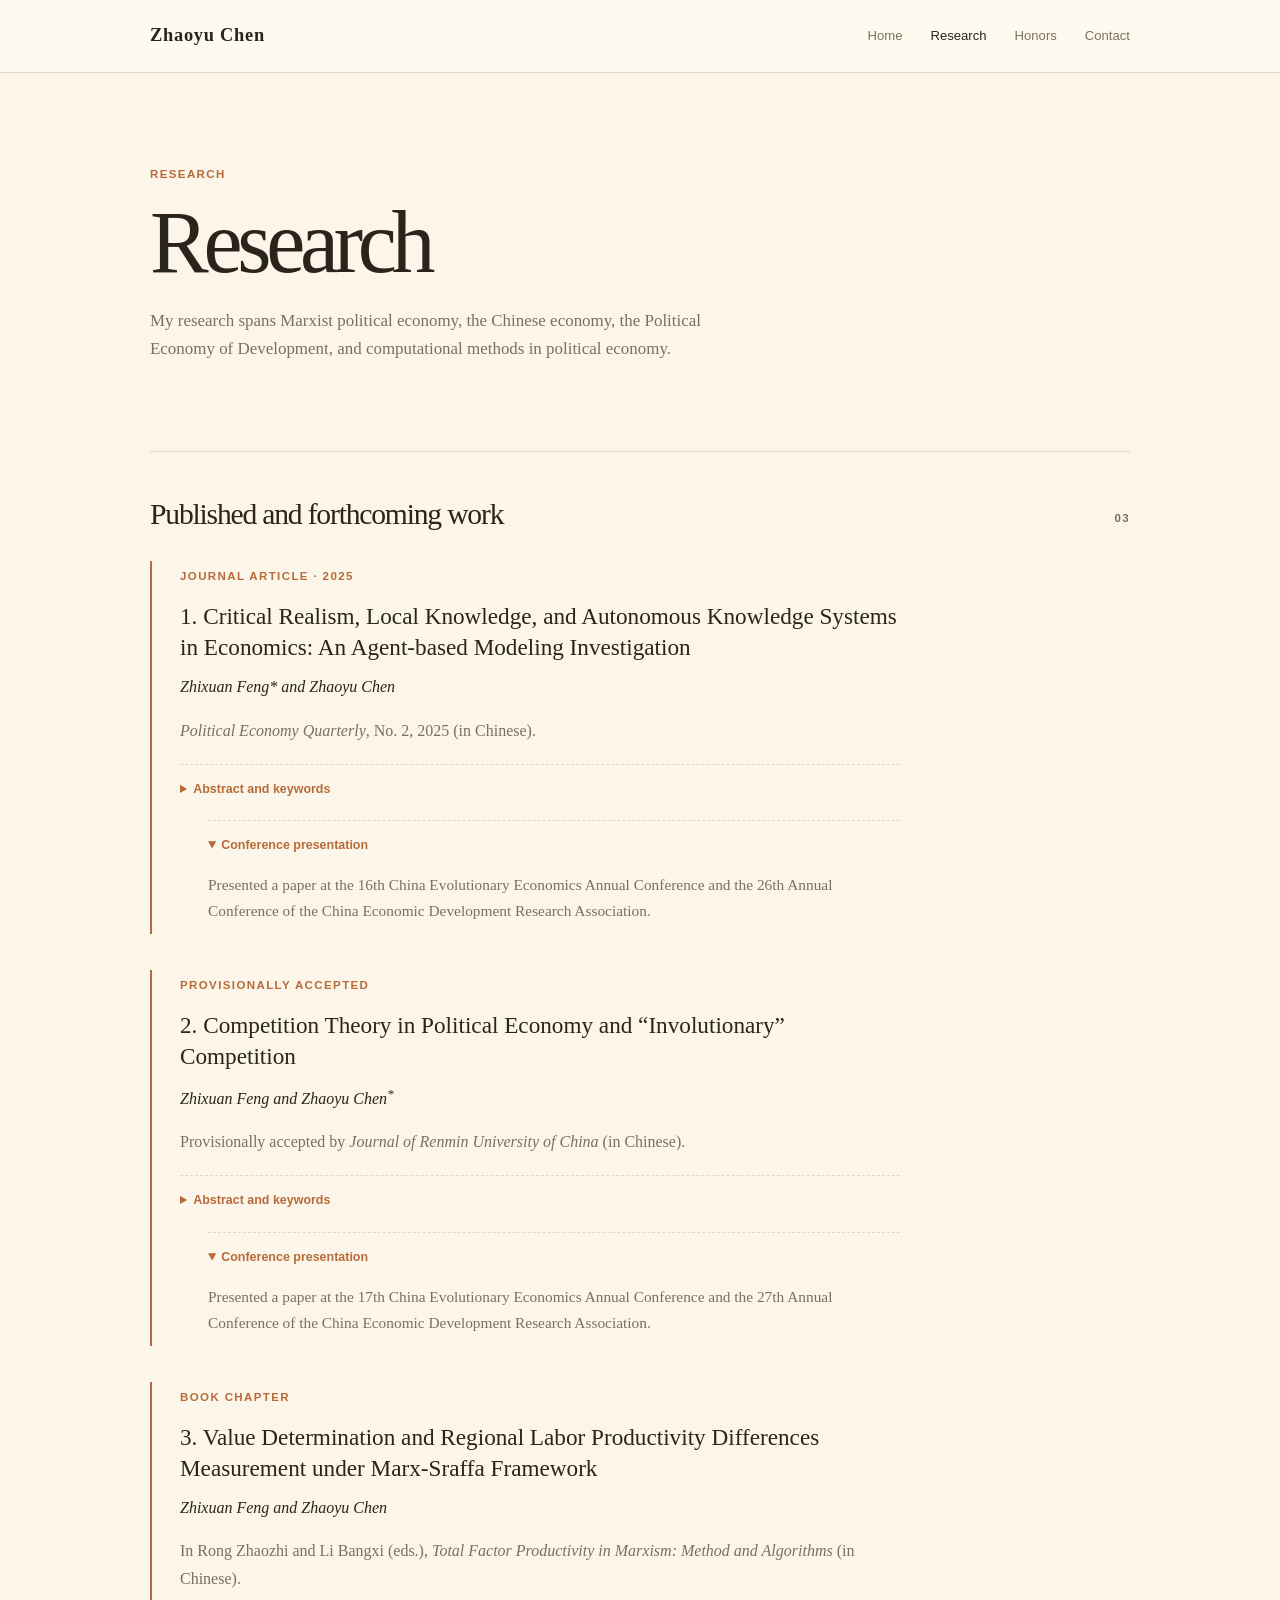
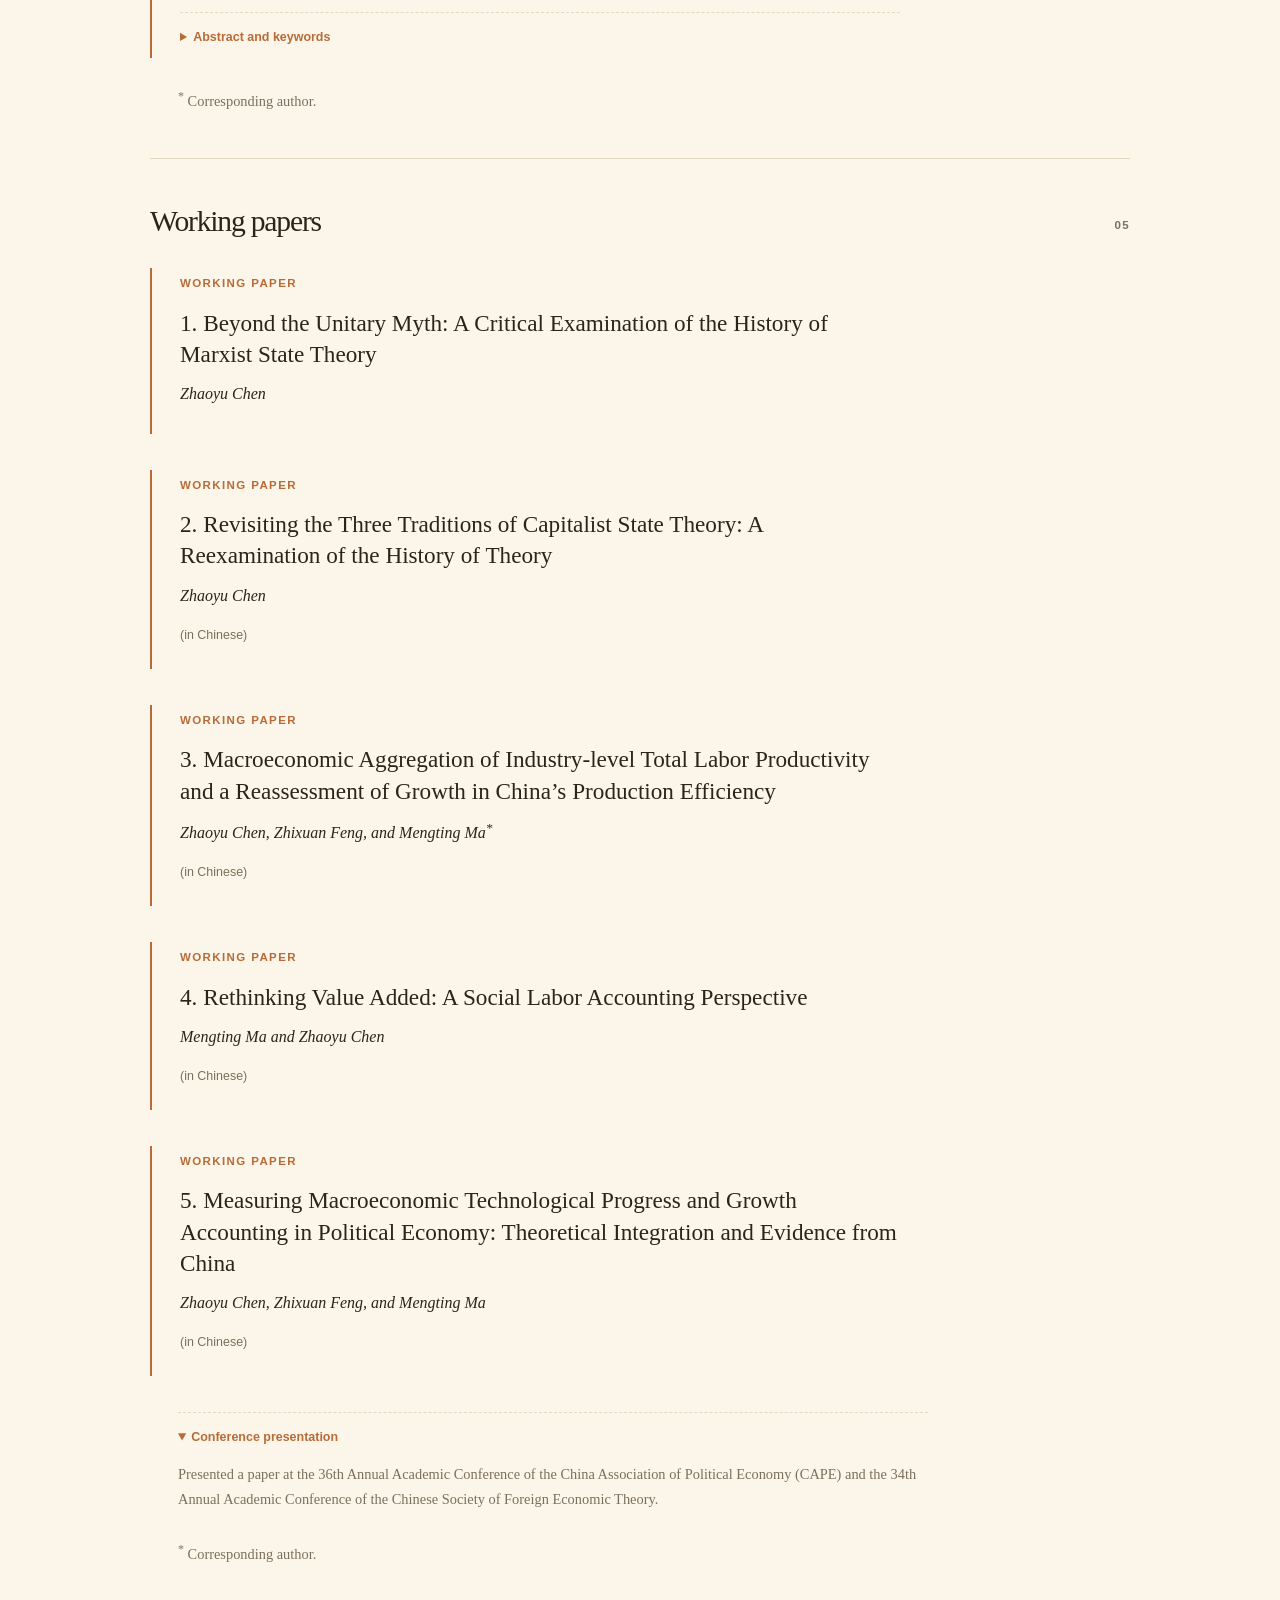
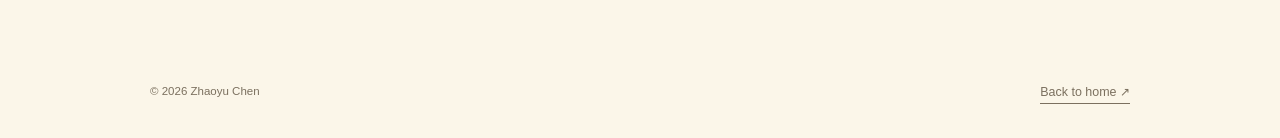
<file: en/research.html>
<!doctype html>
<html lang="en">
  <head>
    <meta charset="UTF-8" />
    <meta name="viewport" content="width=device-width, initial-scale=1.0" />
    <meta name="description" content="Published, forthcoming, and working papers by Zhaoyu Chen." />
    <title>Research | Zhaoyu Chen</title>
    <link rel="stylesheet" href="../style.css" />
    <link rel="stylesheet" href="../style-photo-cream.css" />
  </head>
  <body class="is-en theme-photo-cream">
    <header class="site-header"><div class="container nav-wrap">
      <a class="brand" href="index.html">Zhaoyu Chen</a>
      <nav aria-label="Main navigation">
        <a href="index.html">Home</a>
        <a class="active" href="research.html">Research</a>
        <a href="index.html#honors">Honors</a>
        <a href="index.html#contact">Contact</a>
      </nav>
    </div></header>
    <main class="container research-page" id="site-main">
      <!-- Static content generated from content.js; do not edit this block directly. -->
<section class="page-intro"><p class="eyebrow">Research</p><h1>Research</h1><p>My research spans Marxist political economy, the Chinese economy, the Political Economy of Development, and computational methods in political economy.</p></section><section class="publication-section" id="published" aria-labelledby="published-title"><div class="section-heading"><h2 id="published-title">Published and forthcoming work</h2><span class="count">03</span></div><article class="publication"><p class="work-type">Journal article · 2025</p><h3>1. Critical Realism, Local Knowledge, and Autonomous Knowledge Systems in Economics: An Agent-based Modeling Investigation</h3><p class="authors">Zhixuan Feng* and Zhaoyu Chen</p><p><em>Political Economy Quarterly</em>, No. 2, 2025 (in Chinese).</p><details><summary>Abstract and keywords</summary><p>This paper aims to adopt a relatively formalized approach to explore the potential advantages of autonomous knowledge systems within the field of economics compared to alternative epistemological frameworks. Drawing upon theoretical perspectives from Critical Realism, Social Positioning Theory, and Local Knowledge Paradigms, we construct a multi-layered behavioral logic embedded in an Agent-based Model. Employing this computational model, we systematically analyze the relationship between autonomous knowledge systems and other epistemological approaches—including universalist knowledge systems—in terms of their respective capacities for economic explanation and prediction under varying social ontological assumptions. The study finds that when economic systems manifest any of the following conditions: (1) macro-structural influences on agent behavior, (2) socially embedded relational configurations, or (3) complex networked interactions among individual actors, autonomous knowledge systems consistently exhibit superior explanatory and predictive power. These findings provide theoretically generalizable support for the systematic construction of autonomous knowledge frameworks in economic research.</p><p class="keywords"><strong>Keywords:</strong> autonomous knowledge systems; Agent-based model; critical realism; social positioning theory; local knowledge paradigm</p></details><details class="conference-note" open><summary>Conference presentation</summary><p>Presented a paper at the 16th China Evolutionary Economics Annual Conference and the 26th Annual Conference of the China Economic Development Research Association.</p></details></article><article class="publication"><p class="work-type">Provisionally accepted</p><h3>2. Competition Theory in Political Economy and “Involutionary” Competition</h3><p class="authors">Zhixuan Feng and Zhaoyu Chen<sup>*</sup></p><p>Provisionally accepted by <em>Journal of Renmin University of China</em> (in Chinese).</p><details><summary>Abstract and keywords</summary><p>The introduction of the concept of “involutionary” competition has deepened the understanding of market competition in political economy. To understand “involutionary” competition, this article builds on Marxist competition theory and draws on evolutionary economics’ analysis of firm behavior to develop an analytical framework encompassing the general determinations of competition, the competitive environment, and competing firms. Competition has a dual character: it promotes accumulation but can also induce overaccumulation. Its outcomes depend on whether competition, accumulation, and profits form a virtuous circle. The potential for “involutionary” competition is widespread in modern market economies, but its manifestations are historically specific. In China, “involutionary” competition in certain sectors is a localized phenomenon arising from the interaction between changes in the competitive environment and firms’ lagging behavioral adjustments as the economy enters a new stage of development. Addressing this phenomenon requires continuing to draw on the strengths of the socialist economic system with Chinese characteristics, adapting relevant mechanisms to the new stage of development, and promoting the continuous renewal of firms’ knowledge and capabilities.</p><p class="keywords"><strong>Keywords:</strong> “Involutionary” competition; Marxist competition theory; Capital accumulation; Firm capabilities</p></details><details class="conference-note" open><summary>Conference presentation</summary><p>Presented a paper at the 17th China Evolutionary Economics Annual Conference and the 27th Annual Conference of the China Economic Development Research Association.</p></details></article><article class="publication"><p class="work-type">Book chapter</p><h3>3. Value Determination and Regional Labor Productivity Differences Measurement under Marx-Sraffa Framework</h3><p class="authors">Zhixuan Feng and Zhaoyu Chen</p><p>In Rong Zhaozhi and Li Bangxi (eds.), <em>Total Factor Productivity in Marxism: Method and Algorithms</em> (in Chinese).</p><details><summary>Abstract and keywords</summary><p>This paper investigates the value determination process under multi-technology conditions within the framework of Marxist political economy, and develops a methodology for measuring inter-regional labor productivity disparities. Employing the Marx-Sraffa multi-technology linear production model with Chinese regional input-output table data from 2007 to 2017, the study compares two distinct value determination methods and calculates labor productivity differences across Chinese regions. Key findings include: Firstly, regarding value determination, although theoretical differences exist between the Murata method and CFFFV method, their practical applications demonstrate minimal divergence with fundamentally consistent conclusions. Secondly, China's inter-regional disparities in per capita income are primarily determined by labor productivity differentials, while value transfer also exerts a measurable influence on regional income gaps. Thirdly, Regional samples can be categorized into four typologies based on labor productivity and value transfer differentials, each facing distinct developmental challenges.</p><p class="keywords"><strong>Keywords:</strong> Marx-Sraffa Framework; Multi-technology Linear Production Model; the Determination of value; Regional Labor Productivity Differences</p></details></article><p class="publication-footnote"><sup>*</sup> Corresponding author.</p></section><section class="publication-section" id="working" aria-labelledby="working-title"><div class="section-heading"><h2 id="working-title">Working papers</h2><span class="count">05</span></div><article class="publication"><p class="work-type">Working paper</p><h3>1. Beyond the Unitary Myth: A Critical Examination of the History of Marxist State Theory</h3><p class="authors">Zhaoyu Chen</p></article><article class="publication"><p class="work-type">Working paper</p><h3>2. Revisiting the Three Traditions of Capitalist State Theory: A Reexamination of the History of Theory</h3><p class="authors">Zhaoyu Chen</p><p class="language-note lang-en">(in Chinese)</p></article><article class="publication"><p class="work-type">Working paper</p><h3>3. Macroeconomic Aggregation of Industry-level Total Labor Productivity and a Reassessment of Growth in China’s Production Efficiency</h3><p class="authors">Zhaoyu Chen, Zhixuan Feng, and Mengting Ma<sup>*</sup></p><p class="language-note lang-en">(in Chinese)</p></article><article class="publication"><p class="work-type">Working paper</p><h3>4. Rethinking Value Added: A Social Labor Accounting Perspective</h3><p class="authors">Mengting Ma and Zhaoyu Chen</p><p class="language-note lang-en">(in Chinese)</p></article><article class="publication"><p class="work-type">Working paper</p><h3>5. Measuring Macroeconomic Technological Progress and Growth Accounting in Political Economy: Theoretical Integration and Evidence from China</h3><p class="authors">Zhaoyu Chen, Zhixuan Feng, and Mengting Ma</p><p class="language-note lang-en">(in Chinese)</p></article><details class="conference-note working-note" open><summary>Conference presentation</summary><p>Presented a paper at the 36th Annual Academic Conference of the China Association of Political Economy (CAPE) and the 34th Annual Academic Conference of the Chinese Society of Foreign Economic Theory.</p></details><p class="publication-footnote"><sup>*</sup> Corresponding author.</p></section>
    </main>
    <footer class="container footer"><span>© 2026 Zhaoyu Chen</span><a class="text-link" href="index.html">Back to home ↗</a></footer>
    <script src="../content.js"></script>
  </body>
</html>
</file>
<file: style.css>
:root {
  --ink: #1c1c1a;
  --muted: #6f6d66;
  --line: #dedcd5;
  --paper: #f7f6f1;
  --accent: #b74d2b;
  --dark: #202a27;
  --max-width: 980px;
}

* {
  box-sizing: border-box;
}

html {
  scroll-behavior: smooth;
}

body {
  margin: 0;
  color: var(--ink);
  background: var(--paper);
  font-family: Georgia, "Times New Roman", "Songti SC", serif;
  line-height: 1.7;
}

a {
  color: inherit;
  text-decoration: none;
}

a:hover {
  color: var(--accent);
}

.container {
  width: min(calc(100% - 48px), var(--max-width));
  margin: 0 auto;
}

.site-header {
  border-bottom: 1px solid var(--line);
}

.nav-wrap {
  display: flex;
  align-items: center;
  justify-content: space-between;
  min-height: 72px;
}

.brand {
  font-size: 1.15rem;
  font-weight: 700;
  letter-spacing: 0.04em;
}

.brand span {
  color: var(--muted);
  font-size: 0.82rem;
  font-weight: 400;
  letter-spacing: 0;
}

nav {
  display: flex;
  gap: 28px;
  font-family: Arial, sans-serif;
  font-size: 0.82rem;
}

nav a {
  color: var(--muted);
}

nav a.active,
nav a:hover {
  color: var(--ink);
}

.language-toggle {
  padding: 5px 8px;
  border: 1px solid var(--line);
  color: var(--muted);
  background: transparent;
  font-family: Arial, sans-serif;
  font-size: 0.72rem;
  cursor: pointer;
}

.language-toggle:hover {
  color: var(--ink);
  border-color: var(--accent);
}

.lang-en {
  display: none;
}

body.is-en .lang-zh {
  display: none;
}

body.is-en .lang-en {
  display: inline;
}

body.is-en .language-toggle {
  display: inline-block;
}

body.is-en .language-note.lang-en {
  display: block;
}

.language-note {
  color: var(--muted);
  font-family: Arial, sans-serif;
  font-size: 0.78rem;
}

.hero {
  max-width: 730px;
  padding: 108px 0 92px;
}

.hero-copy-wrap {
  display: contents;
}

.hero-photo {
  display: none;
}

.hero-photo figcaption {
  margin-top: 8px;
  color: var(--muted);
  font-family: Arial, sans-serif;
  font-size: 0.72rem;
}

.style-switcher {
  display: flex;
  flex-wrap: wrap;
  gap: 14px;
  align-items: center;
  margin: -48px 0 48px;
  color: var(--muted);
  font-family: Arial, sans-serif;
  font-size: 0.72rem;
}

.style-switcher a {
  border-bottom: 1px solid currentColor;
}

.eyebrow,
.work-type,
.count,
.timeline-item > span {
  margin: 0 0 14px;
  color: var(--accent);
  font-family: Arial, sans-serif;
  font-size: 0.72rem;
  font-weight: 700;
  letter-spacing: 0.12em;
  text-transform: uppercase;
}

h1,
h2,
h3,
p {
  margin-top: 0;
}

h1 {
  margin-bottom: 4px;
  font-size: clamp(3.3rem, 9vw, 6.4rem);
  font-weight: 400;
  letter-spacing: -0.06em;
  line-height: 1;
}

h2 {
  margin-bottom: 0;
  font-size: clamp(1.8rem, 4vw, 2.65rem);
  font-weight: 400;
  letter-spacing: -0.04em;
  line-height: 1.15;
}

h3 {
  margin-bottom: 10px;
  font-size: 1.25rem;
  font-weight: 400;
  line-height: 1.35;
}

.hero-subtitle {
  margin-bottom: 8px;
  color: var(--muted);
  font-size: 1.28rem;
  font-style: italic;
}

.hero-handle {
  font-style: normal;
}

.hero-affiliation {
  margin-bottom: 25px;
  color: var(--dark);
  font-family: Arial, sans-serif;
  font-size: 0.88rem;
  font-weight: 700;
}

.hero-copy,
.section-copy,
.page-intro > p:last-child {
  max-width: 620px;
  color: var(--muted);
  font-size: 1.06rem;
}

.link-row {
  display: flex;
  align-items: center;
  flex-wrap: wrap;
  gap: 20px;
  margin-top: 28px;
}

.button {
  display: inline-block;
  padding: 11px 18px;
  color: #fff;
  background: var(--dark);
  font-family: Arial, sans-serif;
  font-size: 0.78rem;
  font-weight: 700;
  letter-spacing: 0.05em;
}

.button:hover {
  color: #fff;
  background: var(--accent);
}

.text-link {
  border-bottom: 1px solid currentColor;
  font-family: Arial, sans-serif;
  font-size: 0.78rem;
}

.section {
  padding: 76px 0;
  border-top: 1px solid var(--line);
}

.two-column {
  display: grid;
  grid-template-columns: minmax(180px, 0.75fr) 1.25fr;
  gap: 80px;
}

.interest-list {
  margin: 22px 0 0;
  padding: 0;
  list-style: none;
}

.interest-list li {
  padding: 11px 0;
  border-bottom: 1px solid var(--line);
}

.section-heading {
  display: flex;
  align-items: end;
  justify-content: space-between;
  gap: 20px;
  margin-bottom: 30px;
}

.work-grid {
  display: grid;
  grid-template-columns: repeat(2, 1fr);
  gap: 18px;
}

.work-card {
  min-height: 258px;
  padding: 28px;
  border: 1px solid var(--line);
  background: rgba(255, 255, 255, 0.26);
}

.work-card p:not(.work-type),
.publication > p:not(.work-type):not(.authors),
.timeline-item p {
  color: var(--muted);
}

.work-card a {
  display: inline-block;
  margin-top: 14px;
  color: var(--accent);
  font-family: Arial, sans-serif;
  font-size: 0.78rem;
}

.timeline {
  border-left: 1px solid var(--line);
}

.timeline-item {
  position: relative;
  padding: 0 0 28px 28px;
}

.timeline-item::before {
  position: absolute;
  top: 8px;
  left: -5px;
  width: 9px;
  height: 9px;
  border-radius: 50%;
  background: var(--accent);
  content: "";
}

.timeline-item > span {
  display: block;
  color: var(--muted);
  letter-spacing: 0.04em;
}

.honor-list {
  margin: 0;
  padding: 0;
  list-style: none;
}

.honor-list li {
  padding: 11px 0;
  border-bottom: 1px solid var(--line);
}

.contact-card {
  margin: 32px 0 76px;
  padding: 54px;
  color: #fff;
  background: var(--dark);
}

.contact-card p:not(.eyebrow) {
  max-width: 560px;
  color: #d5dbd7;
}

.contact-card .eyebrow {
  color: #ef9e75;
}

.button-light {
  color: var(--dark);
  background: #fff;
}

.button-light:hover {
  color: var(--dark);
  background: #ef9e75;
}

.footer {
  display: flex;
  justify-content: space-between;
  gap: 20px;
  padding: 0 0 34px;
  color: var(--muted);
  font-family: Arial, sans-serif;
  font-size: 0.72rem;
}

.research-page {
  padding-bottom: 70px;
}

.page-intro {
  padding: 92px 0 70px;
}

.page-intro h1 {
  margin-bottom: 20px;
  font-size: clamp(3rem, 8vw, 5.5rem);
}

.publication-section {
  padding: 45px 0;
  border-top: 1px solid var(--line);
}

.publication-section .section-heading h2 {
  font-size: 1.85rem;
}

.count {
  margin-bottom: 3px;
  color: var(--muted);
}

.publication {
  max-width: 750px;
  padding: 6px 0 10px 28px;
  border-left: 2px solid var(--accent);
}

.publication + .publication {
  margin-top: 36px;
}

.publication h3 {
  font-size: 1.45rem;
}

.authors {
  color: var(--ink);
  font-style: italic;
}

.publication details {
  margin-top: 20px;
  padding-top: 14px;
  border-top: 1px dashed var(--line);
}

.publication summary {
  cursor: pointer;
  color: var(--accent);
  font-family: Arial, sans-serif;
  font-size: 0.78rem;
  font-weight: 700;
}

.publication details p {
  color: var(--muted);
  font-size: 0.96rem;
}

.publication details p:first-of-type {
  margin-top: 16px;
}

.publication .keywords {
  color: var(--ink);
  font-size: 0.9rem;
}

.conference-note {
  max-width: 750px;
  margin: 28px 0 0 28px;
  padding-top: 14px;
  border-top: 1px dashed var(--line);
}

.conference-note summary {
  cursor: default;
  color: var(--accent);
  font-family: Arial, sans-serif;
  font-size: 0.78rem;
  font-weight: 700;
}

.conference-note p {
  margin: 14px 0 0;
  color: var(--muted);
  font-size: 0.9rem;
}

.note,
.publication-footnote {
  color: var(--muted);
  font-size: 0.9rem;
}

.publication-footnote {
  margin: 28px 0 0 28px;
}

.working-note {
  margin-top: 36px;
}

.method-tags {
  display: flex;
  flex-wrap: wrap;
  gap: 10px;
}

.method-tags span {
  padding: 8px 13px;
  border: 1px solid var(--line);
  color: var(--muted);
  font-family: Arial, sans-serif;
  font-size: 0.78rem;
}

@media (max-width: 700px) {
  .container {
    width: min(calc(100% - 32px), var(--max-width));
  }

  .nav-wrap {
    align-items: flex-start;
    flex-direction: column;
    gap: 10px;
    padding: 18px 0;
  }

  nav {
    gap: 17px;
  }

  .hero {
    padding: 78px 0 64px;
  }

  .two-column,
  .work-grid {
    grid-template-columns: 1fr;
    gap: 28px;
  }

  .section {
    padding: 56px 0;
  }

  .contact-card {
    margin: 14px 0 56px;
    padding: 34px 26px;
  }

  .footer {
    align-items: flex-start;
    flex-direction: column;
    gap: 8px;
  }
}
</file>
<file: style-photo-cream.css>
:root {
  --ink: #2b241b;
  --muted: #7b705f;
  --line: #e2d7c0;
  --paper: #fbf6e9;
  --accent: #b86b38;
  --dark: #3d3024;
}

body {
  background: #fbf6e9;
}

.site-header {
  background: #fffaf0;
}

.hero {
  display: grid;
  grid-template-columns: minmax(0, 1.15fr) minmax(250px, 0.65fr);
  gap: 82px;
  align-items: center;
  max-width: none;
  padding: 86px 0 82px;
}

.hero-copy-wrap {
  display: block;
}

.hero-photo {
  display: block;
  margin: 0;
}

.hero-photo img {
  display: block;
  width: 100%;
  aspect-ratio: 4 / 5;
  border: 1px solid #d8c5a3;
  background: #fffdf7;
  box-shadow: 16px 16px 0 #ead9b8;
  object-fit: cover;
  object-position: center 20%;
}

.hero-photo figcaption {
  color: var(--muted);
}

.hero-affiliation,
.eyebrow,
.work-type {
  color: var(--accent);
}

.section {
  border-top-color: var(--line);
}

.work-grid {
  grid-template-columns: repeat(3, 1fr);
}

.work-card {
  min-height: 245px;
  border: 0;
  border-top: 3px solid var(--accent);
  background: #fffdf7;
  box-shadow: 0 8px 24px rgba(73, 53, 31, 0.07);
}

.contact-card {
  background: var(--dark);
}

.contact-card .eyebrow {
  color: #f0bc76;
}

.button-light {
  color: var(--dark);
}

@media (max-width: 760px) {
  .hero {
    grid-template-columns: 1fr;
    gap: 42px;
  }

  .hero-photo {
    max-width: 360px;
  }

  .work-grid {
    grid-template-columns: 1fr;
  }
}
</file>
